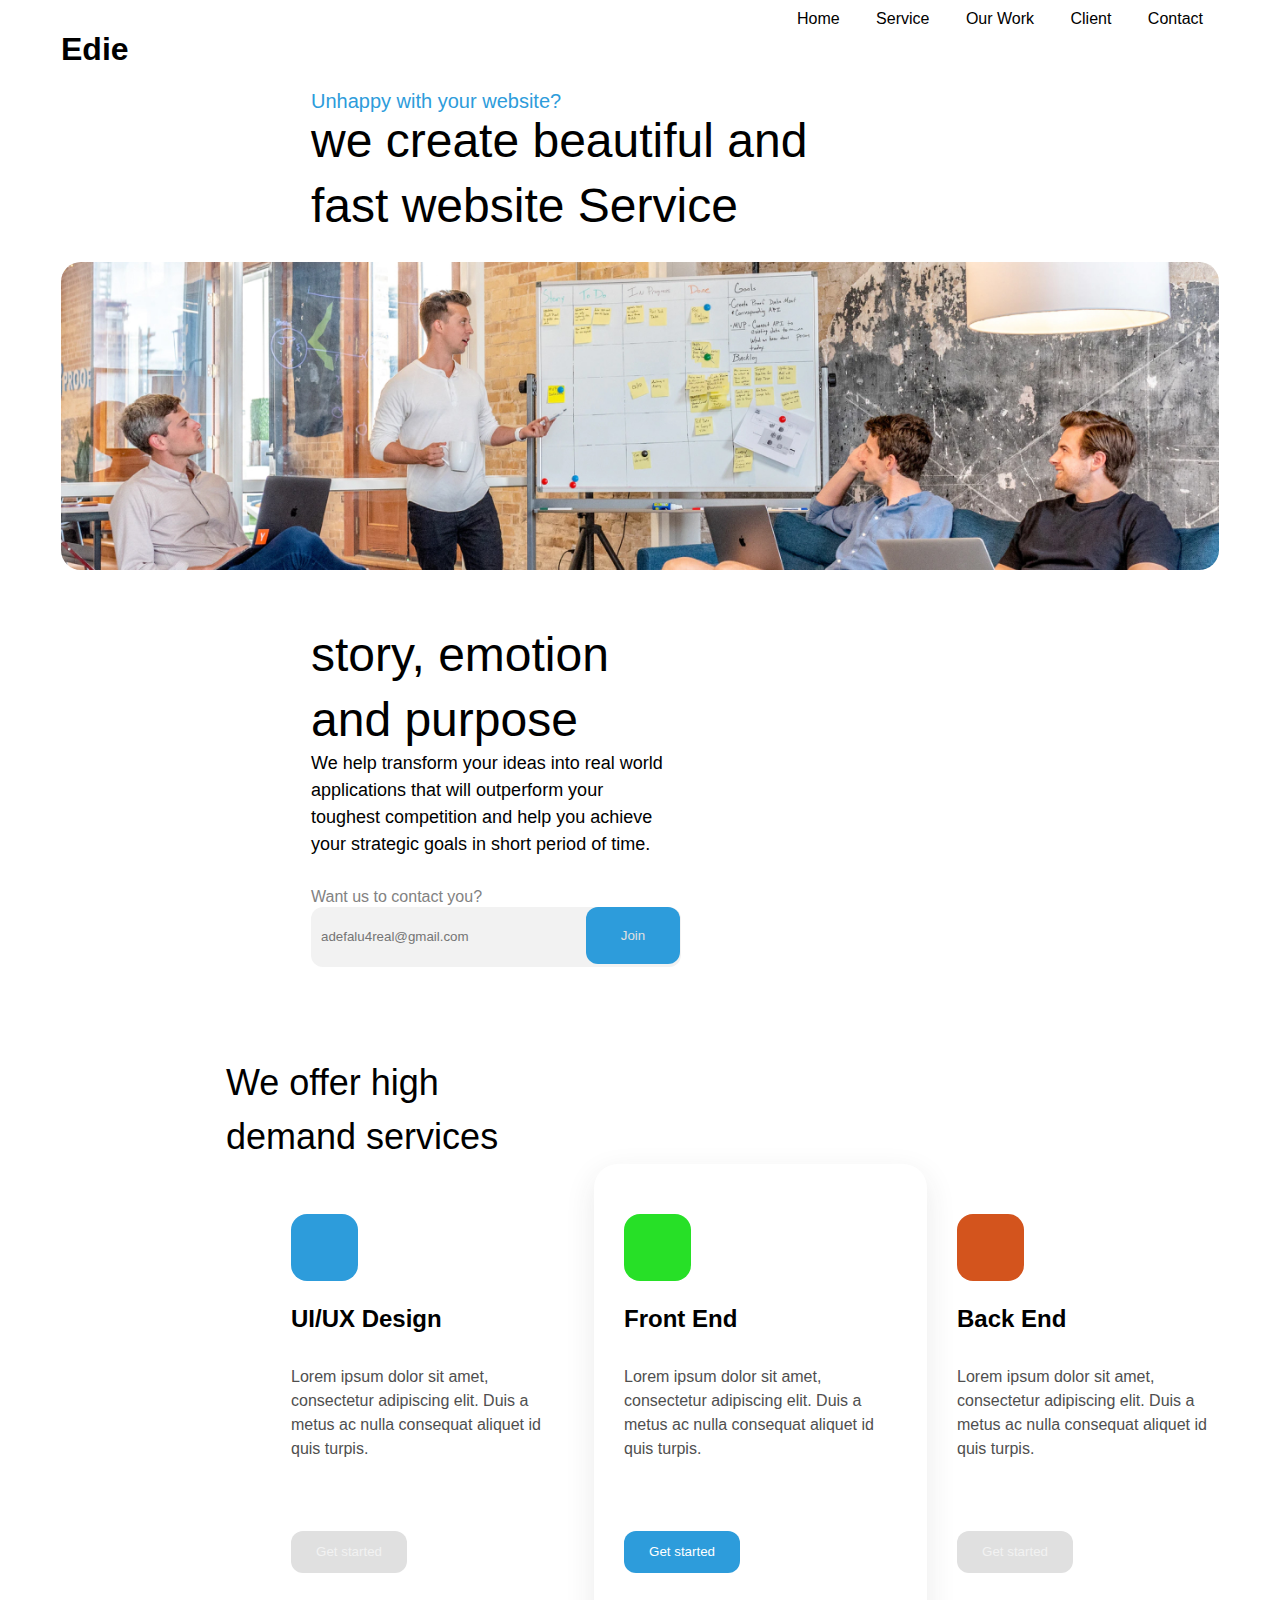
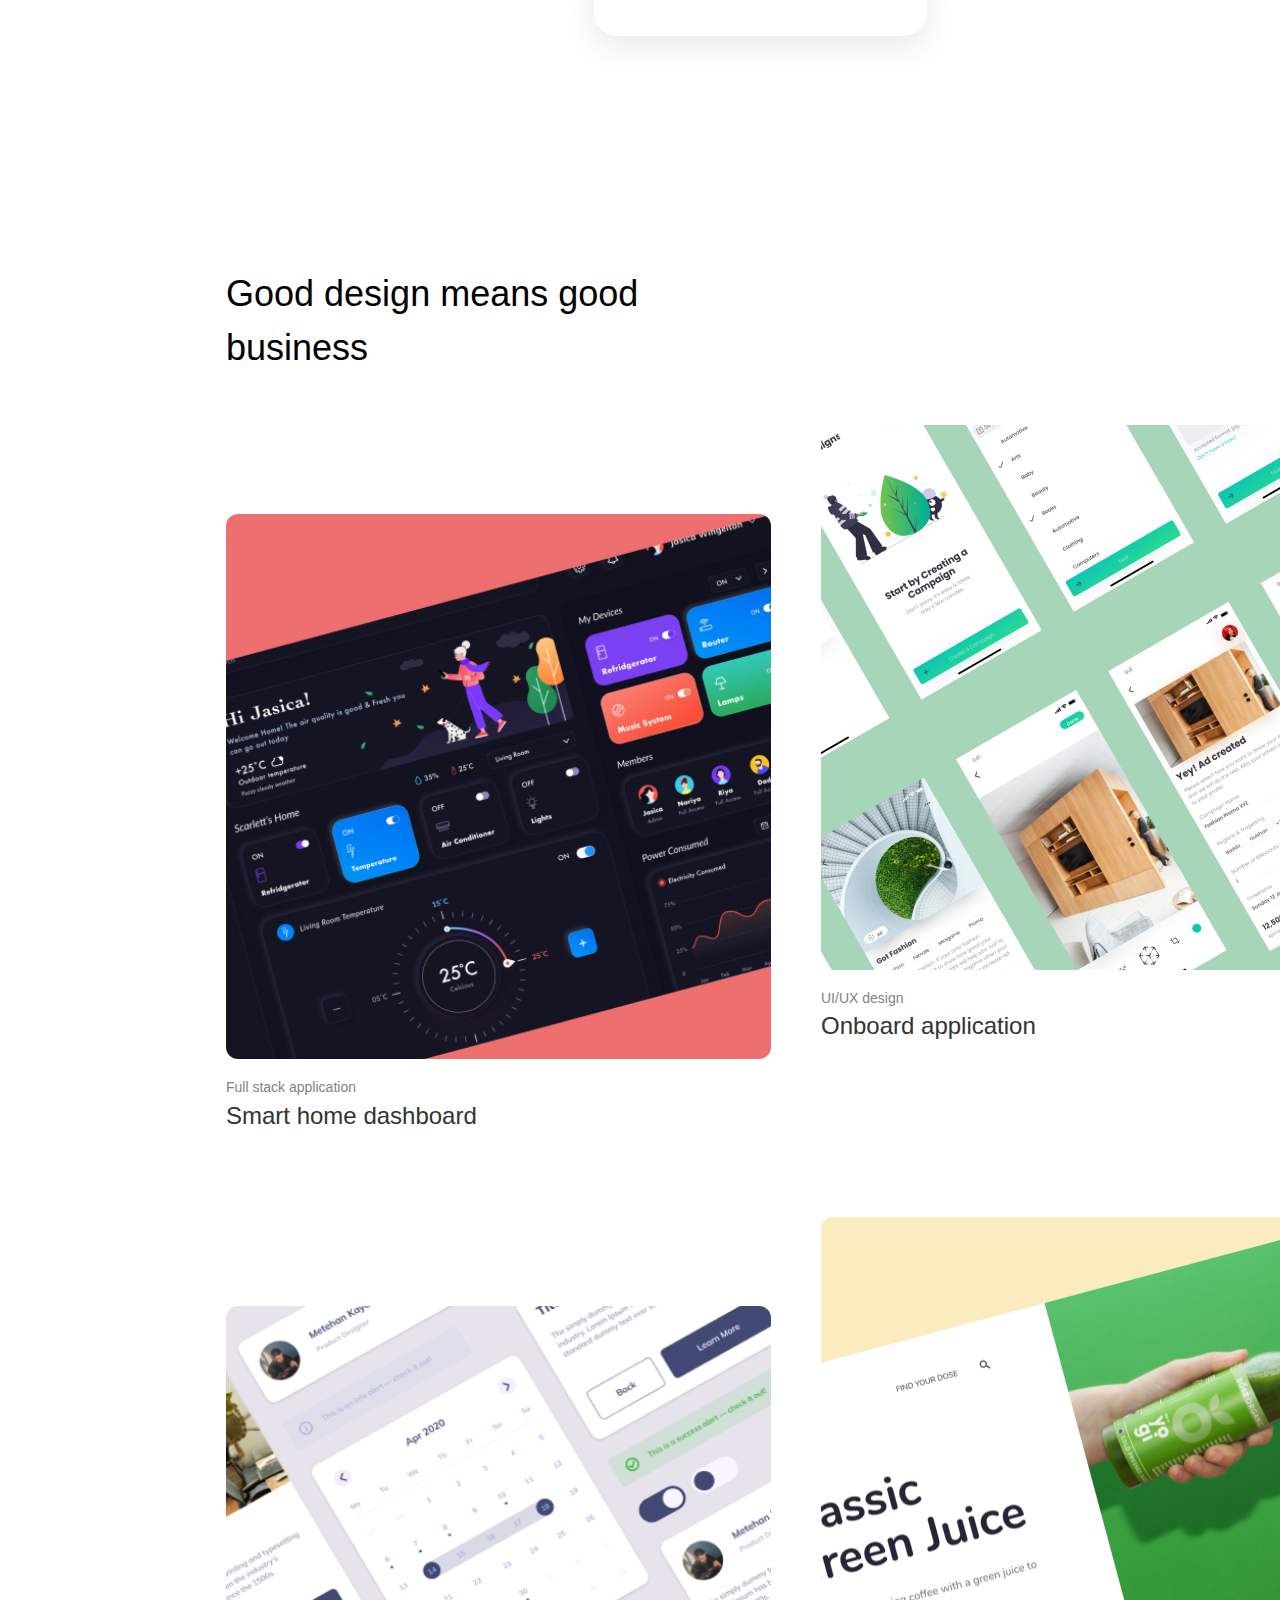
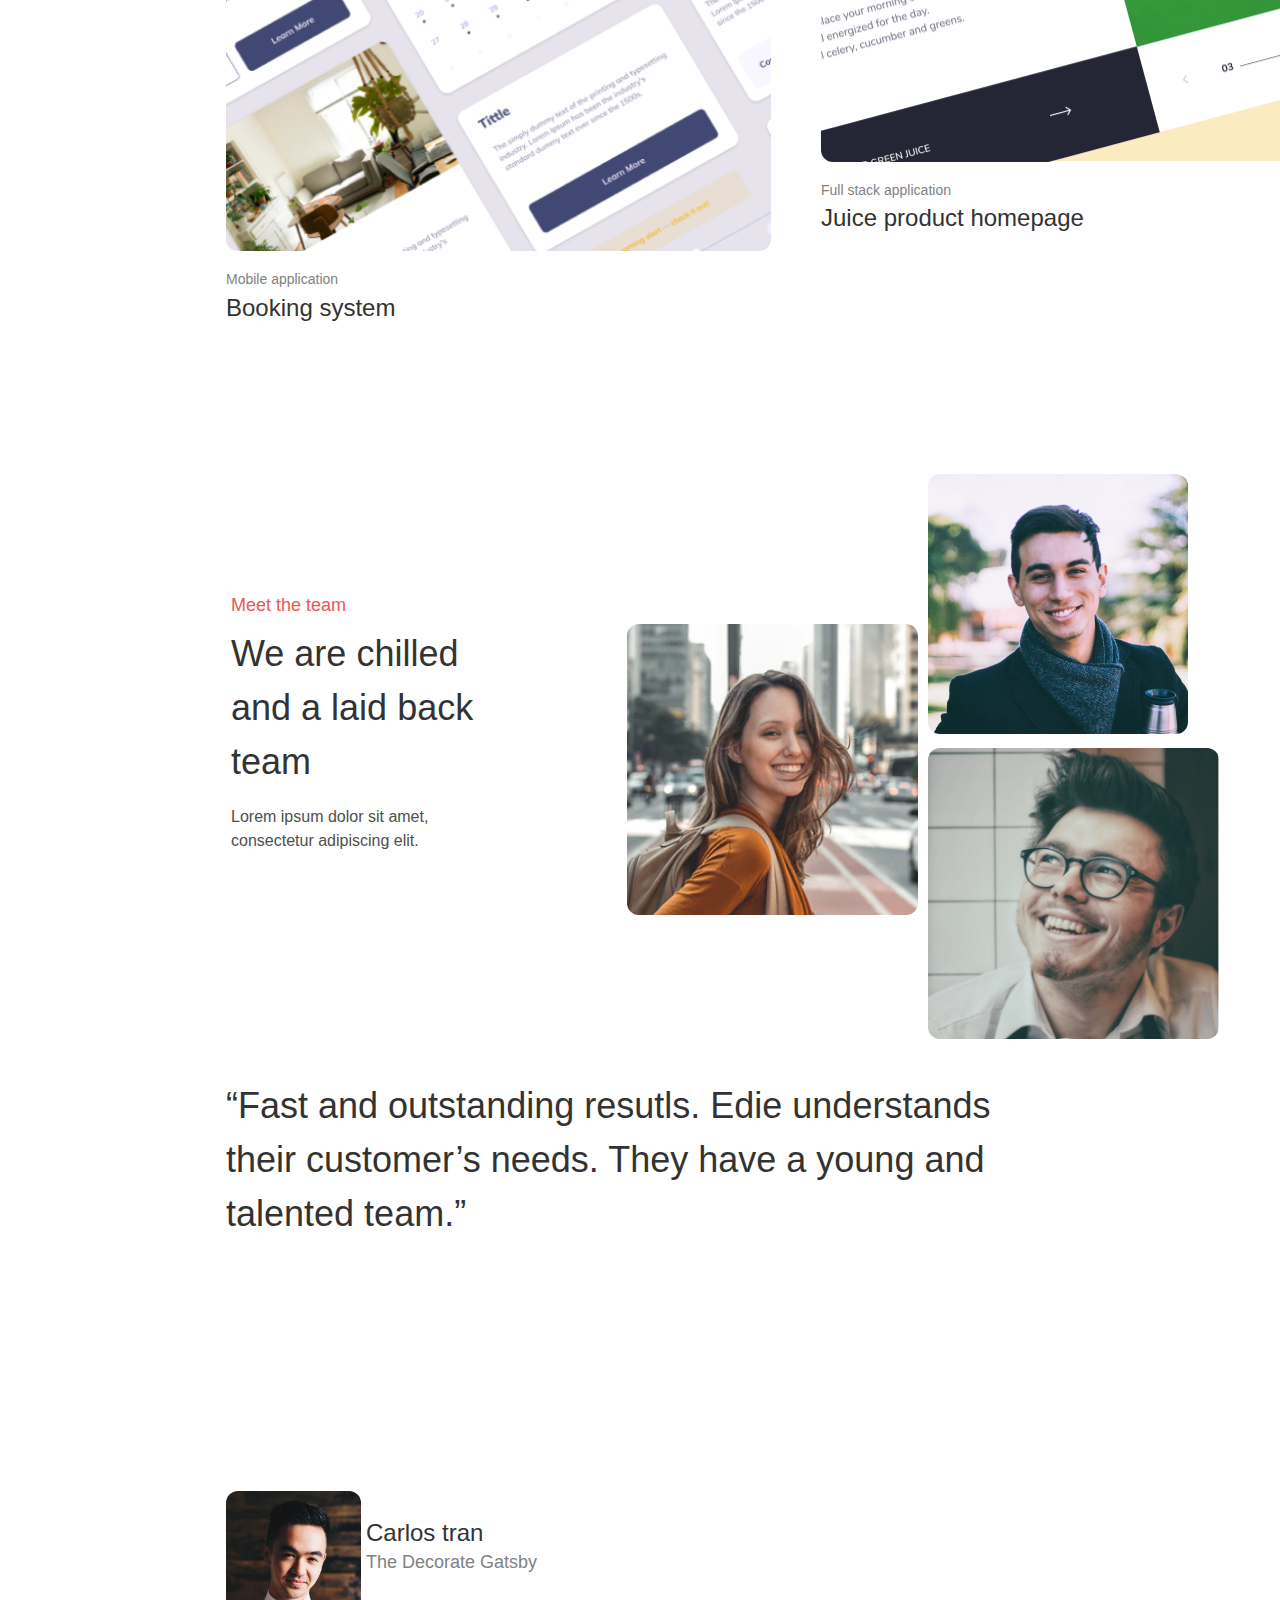
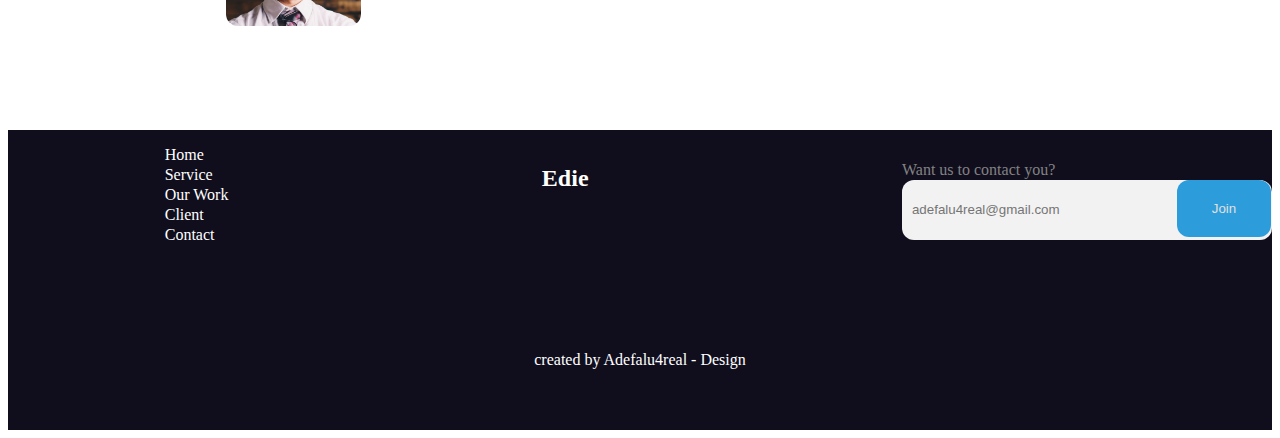
<file: index.html>
<!DOCTYPE html>
<html lang="en">
  <head>
    <meta charset="UTF-8" />
    <meta http-equiv="X-UA-Compatible" content="IE=edge" />
    <meta name="viewport" content="width=device-width, initial-scale=1.0" />
    <title>Edie figma</title>
    <link rel="stylesheet" href="edie.css" />
    <link
      rel="stylesheet"
      href="https://cdnjs.cloudflare.com/ajax/libs/font-awesome/6.4.0/css/all.min.css"
      integrity="sha512-iecdLmaskl7CVkqkXNQ/ZH/XLlvWZOJyj7Yy7tcenmpD1ypASozpmT/E0iPtmFIB46ZmdtAc9eNBvH0H/ZpiBw=="
      crossorigin="anonymous"
      referrerpolicy="no-referrer"
    />
  </head>
  <body>
    <div class="container">
      <div class="main">
        <div class="top">
          <div class="logo"><h1>Edie</h1></div>
          <div class="topNav" id="myTopNav">
            <a href=""></a>
            <a href="#home">Home</a>
            <a href="#news">Service</a>
            <a href="#news">Our Work</a>
            <a href="#contact">Client</a>
            <a href="#about">Contact</a>
            <a href="javascript:void(0);" class="icon" onclick="myFunction()">
              <i class="fa fa-bars"></i>
            </a>
          </div>
        </div>
      </div>
      <div class="ourWork">
        <a href="#">Unhappy with your website?</a>
        <div>
          <p class="textOurWork1">
            we create beautiful and fast website Service
          </p>
        </div>
      </div>
      <div class="firstImg">
        <img src="heroImage.jpg" alt="" />
      </div>
      <div class="ourWork">
        <div>
          <p class="textOurWork2">story, emotion and purpose</p>
        </div>
      </div>
      <div class="ourWork">
        <div class="textOurWork3">
          <p>
            We help transform your ideas into real world applications that will
            outperform your toughest competition and help you achieve your
            strategic goals in short period of time.
          </p>
        </div>
      </div>
      <div class="ourWork">
        <p style="margin-top: 50px; color: #828282; margin-bottom: 1px">
          Want us to contact you?
        </p>
        <input
          type="email"
          class="email"
          placeholder="adefalu4real@gmail.com"
          value=""
          name="email"
          minlength="20"
          maxlength="50"
        />
        <button type="submit" class="buttonWork">Join</button>
      </div>
      <div class="weOffer"><p>We offer high demand services</p></div>
      <div class="card">
        <div class="card_1">
          <div class="smallBox_1"><i class="fa-solid fa-pen"></i></div>
          <p class="ui">UI/UX Design</p>
          <p id="paragraph1">
            Lorem ipsum dolor sit amet, consectetur adipiscing elit. Duis a
            metus ac nulla consequat aliquet id quis turpis.
          </p>
          <button type="submit" class="getStarted">Get started</button>
        </div>
        <div class="card_2">
          <div class="smallBox2"><i class="fa-solid fa-code"></i></div>
          <p class="ui">Front End</p>
          <p id="paragraph1">
            Lorem ipsum dolor sit amet, consectetur adipiscing elit. Duis a
            metus ac nulla consequat aliquet id quis turpis.
          </p>
          <button type="submit" class="getStarted2">Get started</button>
        </div>
        <div class="card_1">
          <div class="smallBox_3">
            <i class="fa-sharp fa-solid fa-bars"></i>
          </div>
          <p class="ui">Back End</p>
          <p id="paragraph1">
            Lorem ipsum dolor sit amet, consectetur adipiscing elit. Duis a
            metus ac nulla consequat aliquet id quis turpis.
          </p>
          <button type="submit" class="getStarted" id="getStarted3">
            Get started
          </button>
        </div>
      </div>
      <div class="goodDesign">
        <p>Good design means good business</p>
      </div>
      <div class="imgPart1">
        <div class="imgPart1_a">
          <img src="smarthome.jpg" alt="" />
          <p id="fullStack">Full stack application</p>
          <p class="smartHome">Smart home dashboard</p>
        </div>
        <div class="imgPart1_b">
          <img src="onboard.png" alt="" />
          <p id="fullStack2">UI/UX design</p>
          <p class="smartHome2">Onboard application</p>
        </div>
      </div>
      <div class="imgPart1">
        <div class="imgPart1_a">
          <img src="booking.png" alt="" />
          <p id="fullStack">Mobile application</p>
          <p class="smartHome">Booking system</p>
        </div>
        <div class="imgPart1_b">
          <img src="juice-product.png" alt="" />
          <p id="fullStack2">Full stack application</p>
          <p class="smartHome2">Juice product homepage</p>
          <div id="more">
            <a href="#"
              >see more <i class="fa-solid fa-arrow-right-long"></i
            ></a>
          </div>
        </div>
      </div>
      <div class="theTeam">
        <div class="theTeam_a">
          <p id="theTeam_a1">Meet the team</p>
          <p id="theTeam_a2">We are chilled and a laid back team</p>
          <p id="contentA1">
            Lorem ipsum dolor sit amet, consectetur adipiscing elit.
          </p>
        </div>
        <div class="theTeam_b">
          <div class="theTeam_b1"><img src="person3.png" alt="" /></div>

          <div class="theTeam_b2">
            <div class="img2">
              <img src="person1.png" alt="" />
            </div>
            <div class="img3"><img src="person2.png" alt="" /></div>
          </div>
        </div>
      </div>
      <div class="fast">
        <p>
          “Fast and outstanding resutls. Edie understands their customer’s
          needs. They have a young and talented team.”
        </p>
      </div>
      <div class="owner">
        <div class="carlos"><img src="person4.png" alt="" /></div>
        <div>
          <p id="carlos1">Carlos tran</p>
          <p id="carlos2">The Decorate Gatsby</p>
        </div>
      </div>
    </div>
    <div class="footer">
      <div class="lastPage">
        <div class="lastPage_1">
          <a href="#home">Home</a>
          <a href="#news">Service</a>
          <a href="#news">Our Work</a>
          <a href="#contact">Client</a>
          <a href="#about">Contact</a>
        </div>
        <div class="lastPage_2">
          <h2>Edie</h2>
          <div class="iconsHandle">
            <p id="iconsHandle1">
              <i class="fa-brands fa-square-instagram"></i>
            </p>
            <p id="iconsHandle1"><i class="fa-brands fa-linkedin"></i></p>
            <p id="iconsHandle1"><i class="fa-brands fa-twitter"></i></p>
          </div>
        </div>
        <div class="lastPage_3">
          <p style="margin-bottom: 1px">Want us to contact you?</p>
          <input
            type="email"
            id="email"
            placeholder="adefalu4real@gmail.com"
            value=""
            name="email"
            minlength="20"
            maxlength="50"
          />
          <button type="submit" class="buttonWork" id="buttonWork">Join</button>
        </div>
      </div>

      <p class="lastParagraph">created by Adefalu4real - Design</p>
    </div>
    <script src="edie.js"></script>
  </body>
</html>
</file>
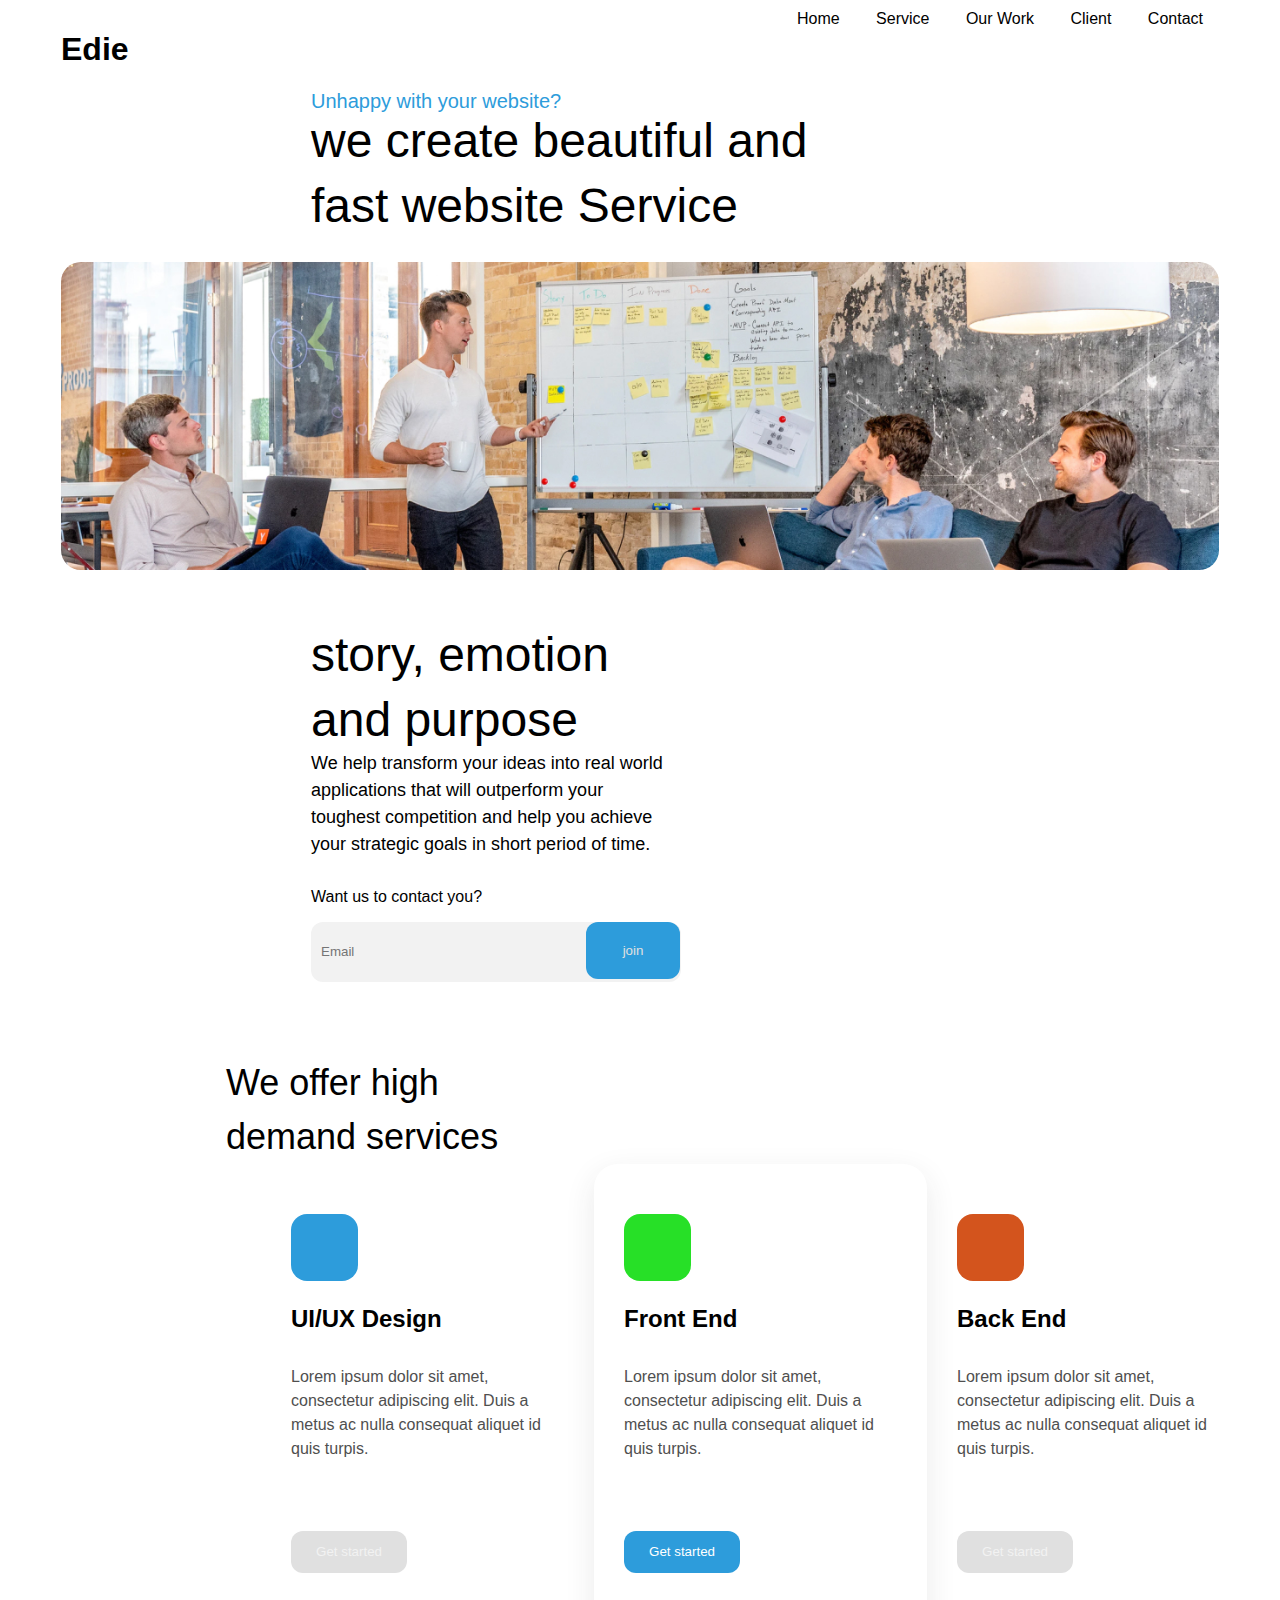
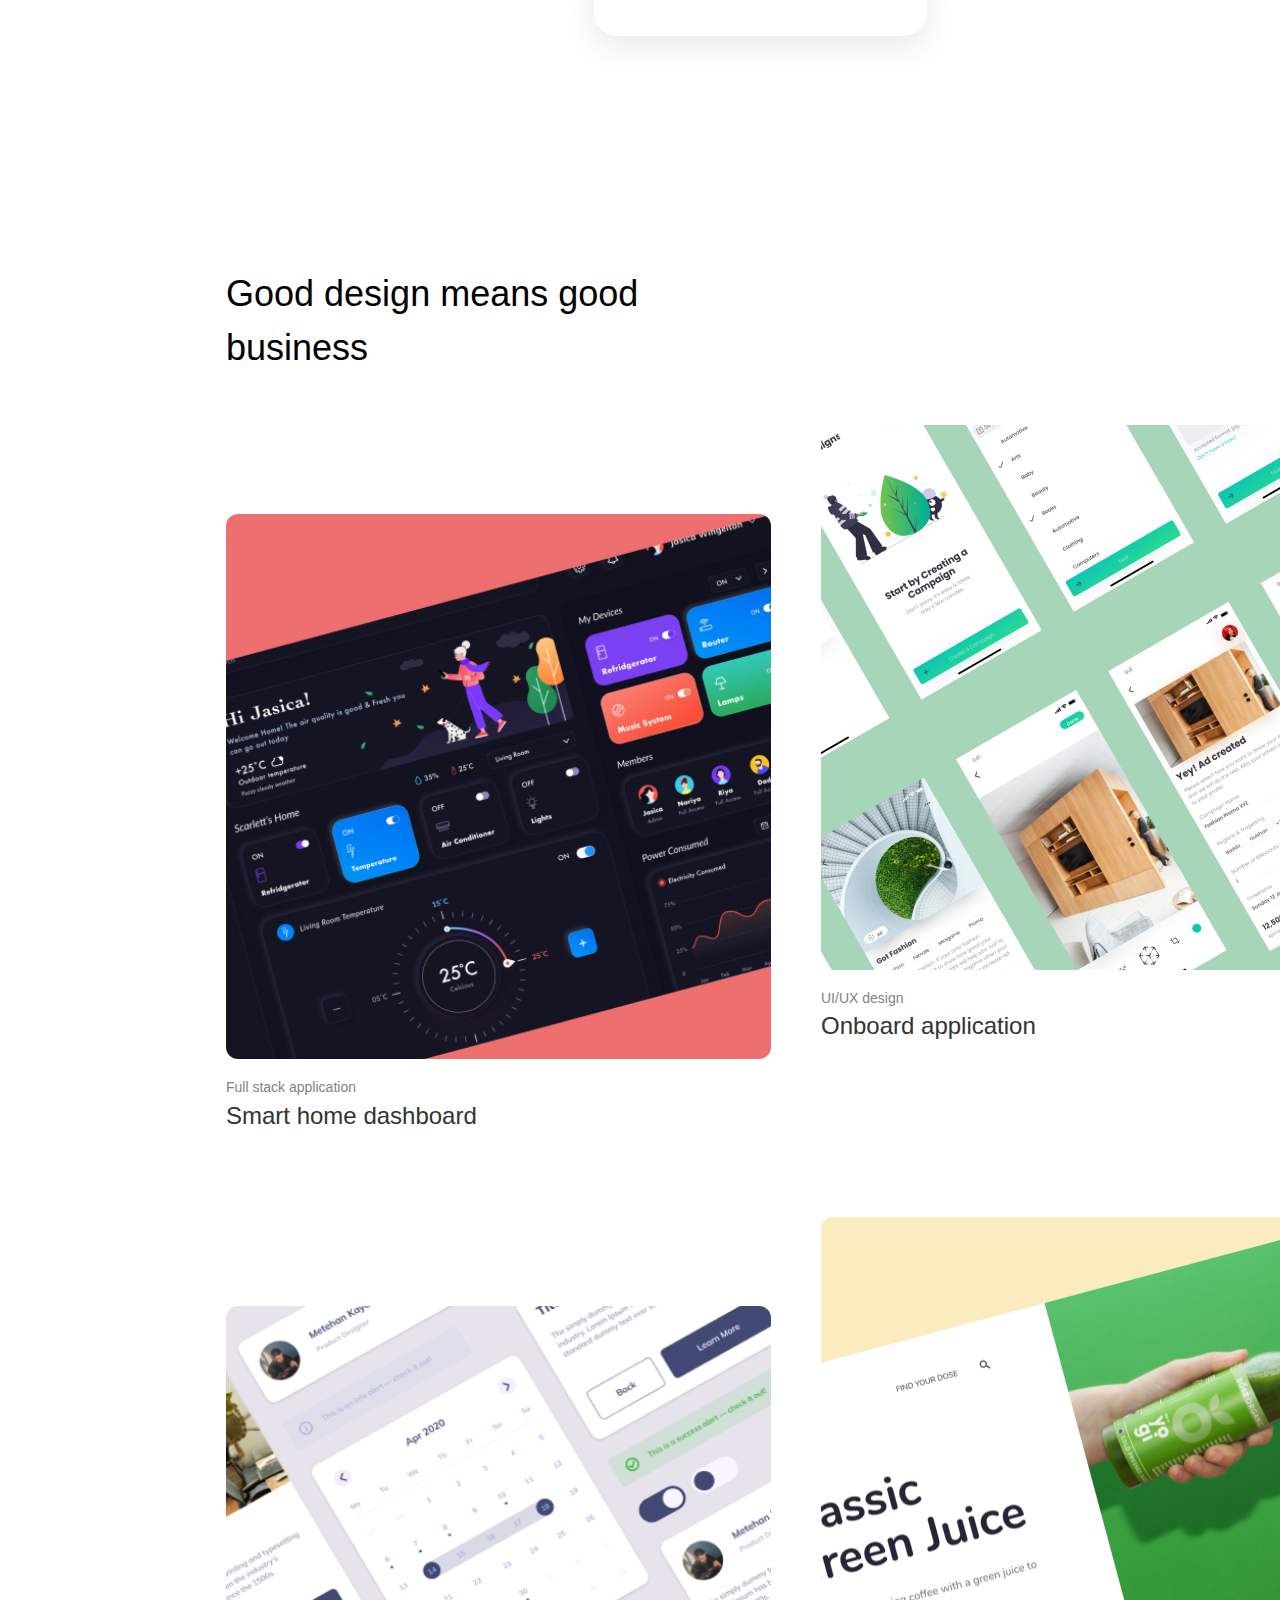
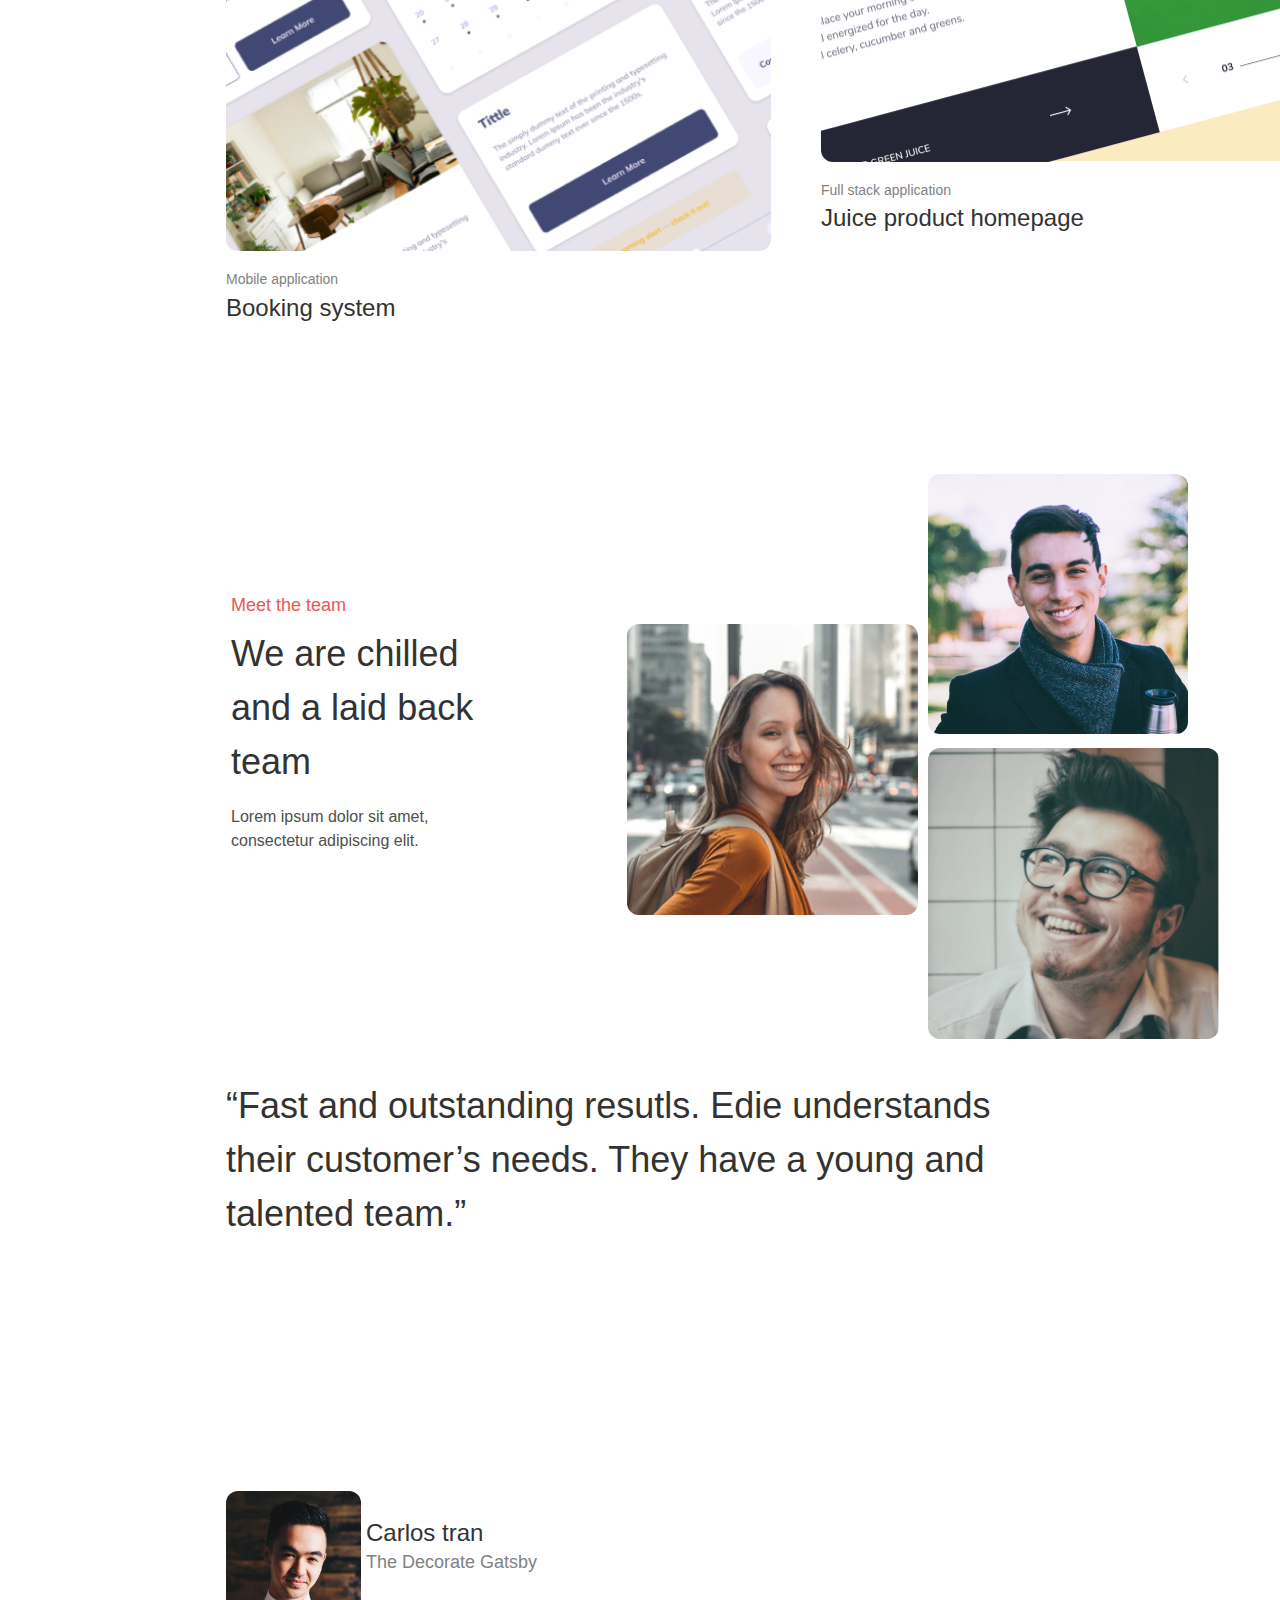
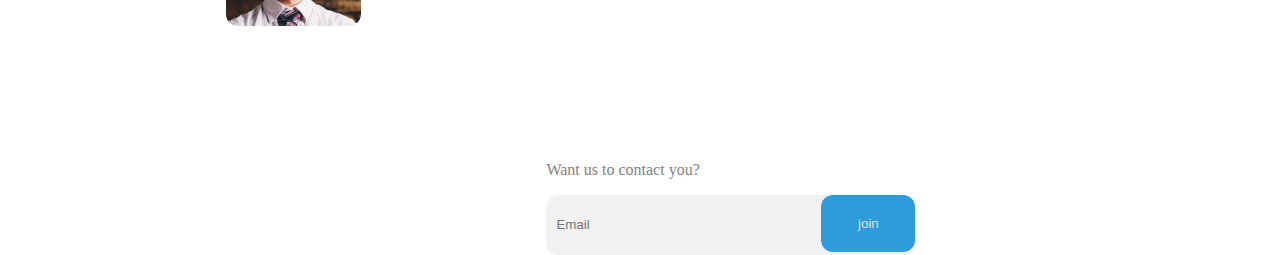
<file: indext.html>
<!DOCTYPE html>
<html lang="en">
  <head>
    <meta charset="UTF-8" />
    <meta http-equiv="X-UA-Compatible" content="IE=edge" />
    <meta name="viewport" content="width=device-width, initial-scale=1.0" />
    <title>Edie figma</title>
    <link rel="stylesheet" href="edie.css" />
    <link
      rel="stylesheet"
      href="https://cdnjs.cloudflare.com/ajax/libs/font-awesome/6.4.0/css/all.min.css"
      integrity="sha512-iecdLmaskl7CVkqkXNQ/ZH/XLlvWZOJyj7Yy7tcenmpD1ypASozpmT/E0iPtmFIB46ZmdtAc9eNBvH0H/ZpiBw=="
      crossorigin="anonymous"
      referrerpolicy="no-referrer"
    />
  </head>
  <body>
    <div class="container">
      <div class="main">
        <div class="top">
          <div class="logo"><h1>Edie</h1></div>
          <div class="topNav" id="myTopNav">
            <a class="active" href="#home">Home</a>
            <a href="#news">Service</a>
            <a href="#news">Our Work</a>
            <a href="#contact">Client</a>
            <a href="#about">Contact</a>
            <a href="javascript:void(0);" class="icon" onclick="myFunction()">
              <i class="fa fa-bars"></i>
            </a>
          </div>
        </div>
      </div>
      <div class="ourWork">
        <a href="#">Unhappy with your website?</a>
        <div>
          <p class="textOurWork1">
            we create beautiful and fast website Service
          </p>
        </div>
      </div>
      <div class="firstImg">
        <img src="heroImage.jpg" alt="" />
      </div>
      <div class="ourWork">
        <div>
          <p class="textOurWork2">story, emotion and purpose</p>
        </div>
      </div>
      <div class="ourWork">
        <div class="textOurWork3">
          <p>
            We help transform your ideas into real world applications that will
            outperform your toughest competition and help you achieve your
            strategic goals in short period of time.
          </p>
        </div>
      </div>
      <div class="ourWork">
        <p style="margin-top: 50px">Want us to contact you?</p>
        <input type="email" placeholder="Email" />
        <button type="submit" class="buttonWork">join</button>
      </div>
      <div class="weOffer"><p>We offer high demand services</p></div>
      <div class="card">
        <div class="card_1">
          <div class="smallBox_1"><i class="fa-solid fa-pen"></i></div>
          <p class="ui">UI/UX Design</p>
          <p id="paragraph1">
            Lorem ipsum dolor sit amet, consectetur adipiscing elit. Duis a
            metus ac nulla consequat aliquet id quis turpis.
          </p>
          <button type="submit" class="getStarted">Get started</button>
        </div>
        <div class="card_2">
          <div class="smallBox2"><i class="fa-solid fa-code"></i></div>
          <p class="ui">Front End</p>
          <p id="paragraph1">
            Lorem ipsum dolor sit amet, consectetur adipiscing elit. Duis a
            metus ac nulla consequat aliquet id quis turpis.
          </p>
          <button type="submit" class="getStarted2">Get started</button>
        </div>
        <div class="card_1">
          <div class="smallBox_3">
            <i class="fa-sharp fa-solid fa-bars"></i>
          </div>
          <p class="ui">Back End</p>
          <p id="paragraph1">
            Lorem ipsum dolor sit amet, consectetur adipiscing elit. Duis a
            metus ac nulla consequat aliquet id quis turpis.
          </p>
          <button type="submit" class="getStarted">Get started</button>
        </div>
      </div>
      <div class="goodDesign">
        <p>Good design means good business</p>
      </div>
      <div class="imgPart1">
        <div class="imgPart1_a">
          <img src="smarthome.jpg" alt="" />
          <p id="fullStack">Full stack application</p>
          <p class="smartHome">Smart home dashboard</p>
        </div>
        <div class="imgPart1_b">
          <img src="onboard.png" alt="" />
          <p id="fullStack2">UI/UX design</p>
          <p class="smartHome2">Onboard application</p>
        </div>
      </div>
      <div class="imgPart1">
        <div class="imgPart1_a">
          <img src="booking.png" alt="" />
          <p id="fullStack">Mobile application</p>
          <p class="smartHome">Booking system</p>
        </div>
        <div class="imgPart1_b">
          <img src="juice-product.png" alt="" />
          <p id="fullStack2">Full stack application</p>
          <p class="smartHome2">Juice product homepage</p>
          <div id="more">
            <a href="#"
              >see more <i class="fa-solid fa-arrow-right-long"></i
            ></a>
          </div>
        </div>
      </div>
      <div class="theTeam">
        <div class="theTeam_a">
          <p id="theTeam_a1">Meet the team</p>
          <p id="theTeam_a2">We are chilled and a laid back team</p>
          <p id="contentA1">
            Lorem ipsum dolor sit amet, consectetur adipiscing elit.
          </p>
        </div>
        <div class="theTeam_b">
          <div class="theTeam_b1"><img src="person3.png" alt="" /></div>

          <div class="theTeam_b2">
            <div class="img2">
              <img src="person1.png" alt="" />
            </div>
            <div class="img3"><img src="person2.png" alt="" /></div>
          </div>
        </div>
      </div>
      <div class="fast">
        <p>
          “Fast and outstanding resutls. Edie understands their customer’s
          needs. They have a young and talented team.”
        </p>
      </div>
      <div class="owner">
        <div class="carlos"><img src="person4.png" alt="" /></div>
        <div>
          <p id="carlos1">Carlos tran</p>
          <p id="carlos2">The Decorate Gatsby</p>
        </div>
      </div>
    </div>
    <div class="lastPage">
      <div class="lastPage_1">
        <a href="#home">Home</a>
        <a href="#news">Service</a>
        <a href="#news">Our Work</a>
        <a href="#contact">Client</a>
        <a href="#about">Contact</a>
      </div>
      <div class="lastPage_2">
        <h2>Edie</h2>
        <div class="iconsHandle">
          <p id="iconsHandle1"><i class="fa-brands fa-square-instagram"></i></p>
          <p id="iconsHandle1"><i class="fa-brands fa-linkedin"></i></p>
          <p id="iconsHandle1"><i class="fa-brands fa-twitter"></i></p>
        </div>
      </div>
      <div class="lastPage_3">
        <p>Want us to contact you?</p>
        <input type="email" placeholder="Email" />
        <button type="submit" class="buttonWork">join</button>
      </div>
      <p id="lastParagraph">created by username - devChallenges.io</p>
    </div>
    <script src="edie.js"></script>
  </body>
</html>
</file>
<file: edie.css>
.container {
  margin-top: 10px;
  margin-left: 53px;
  margin-right: 53px;
  font-family: "Franklin Gothic Medium", "Arial Narrow", Arial, sans-serif;
}
*:focus {
  outline: none;
}

.top {
  display: flex;
  flex-direction: row;
  justify-content: space-between;
}
.logo {
  font-weight: bold;
}

.topNav a {
  list-style-type: none;
  margin: 0;
  padding: 0;
  overflow: hidden;
  color: black;
}

/* .topNav li {
  float: left;
} */

.topNav a {
  display: inline;
  color: rgb(0, 0, 0);
  text-align: center;
  padding: 14px 16px;
  text-decoration: none;
}

.topNav .icon {
  display: none;
}
.ourWork {
  margin-left: 250px;
}
.textOurWork1 {
  /* position: absolute; */
  width: 543px;
  height: 144px;
  font-size: 48px;
  margin-bottom: 10px;
  margin-top: -5px;
  font: poppins;
  font-weight: 500;
  line-height: 65px;
  margin-bottom: 10px;
}
.textOurWork2 {
  width: 366px;
  font-size: 48px;
  margin-bottom: -20px;
  /* margin-top: -10px; */
  font: poppins;
  font-weight: 500;
  line-height: 65px;
}
.textOurWork3 {
  width: 366px;
  font-size: 18px;
  margin-bottom: -20px;
  margin-top: -10px;
  font: poppins;
  font-weight: 400;
  line-height: 27px;
}
.ourWork a {
  text-decoration: none;
  font-size: 20px;
  color: #2d9cdb;
}
.firstImg img {
  width: 100%;
  border-radius: 20px;
}
input {
  width: 350px;
  height: 50px;
  border-radius: 12px;
  position: absolute;
  background-color: #f2f2f2;
  padding: 5px 10px;
  font-weight: 200;
  border: none;
}
input:hover {
  border: #2d9cdb;
}
.buttonWork {
  position: absolute;
  background-color: #2d9cdb;
  width: 94px;
  height: 57px;
  padding: 5px 10px;
  border-radius: 12px;
  margin-left: 275px;
  border: none;
  color: #e0e0e0;
}
.weOffer {
  width: 346px;
  height: 108px;
  line-height: 54px;
  margin-left: 165px;
  font-size: 36px;
  font-weight: 500;
  margin-top: 150px;
}
.card {
  display: flex;
  flex-direction: row;
  margin-left: 200px;
}
.card_1 {
  width: 341px;
  height: 422px;
  padding-top: 50px;
  padding-left: 30px;
  padding-right: 30px;
}
.smallBox_1 {
  display: flex;
  flex-direction: column;
  justify-content: center;
  align-items: center;
  height: 67px;
  width: 67px;
  background-color: #2d9cdb;
  color: white;
  border-radius: 16px;
}
.smallBox2 {
  display: flex;
  flex-direction: column;
  justify-content: center;
  align-items: center;
  height: 67px;
  width: 67px;
  background-color: #27e027;
  color: white;
  border-radius: 16px;
}
.smallBox_3 {
  display: flex;
  flex-direction: column;
  justify-content: center;
  align-items: center;
  height: 67px;
  width: 67px;
  background-color: #d3541d;
  color: white;
  border-radius: 16px;
}
.ui {
  width: 160px;
  height: 36px;
  font-weight: 700;
  font-size: 24px;
}
#paragraph1 {
  width: 273px;
  height: 96px;
  font-size: 16px;
  font-weight: 400;
  line-height: 24px;
  color: #4f4f4f;
  margin: 20px 0;
}
.getStarted {
  width: 116px;
  height: 42px;
  position: absolute;
  background-color: #e0e0e0;
  border-radius: 12px;
  margin-top: 50px;
  color: #f2f2f2;
  border: none;
}
.card_2 {
  width: 341px;
  height: 422px;
  background-color: #ffffff;
  box-shadow: 0px 10px 30px rgba(51, 51, 51, 0.1);
  padding-top: 50px;
  padding-left: 30px;
  padding-right: 30px;
  border-radius: 24px;
  /* position: absolute; */
}
.card_2:hover {
  border: 3px solid #2d9cdb;
}
.getStarted2 {
  width: 116px;
  height: 42px;
  position: absolute;
  background-color: #2d9cdb;
  border-radius: 12px;
  color: #ffffff;
  margin-top: 50px;
  border: none;
}
.goodDesign p {
  margin-left: 165px;
  width: 445px;
  height: 108px;
  font-size: 36px;
  line-height: 54px;
  font-weight: 500;
  margin-top: 231px;
}
.imgPart1 {
  display: flex;
  flex-direction: row;
  margin-left: 165px;
  margin-top: 50px;
}
.imgPart1_a img {
  /* position: absolute; */
  width: 545px;
  height: 545px;
  margin-left: 0px;
  margin-top: 89.56px;
  border-radius: 12px;
}
.imgPart1_b img {
  /* position: absolute; */
  width: 545px;
  height: 545px;
  margin-left: 50px;
  border-radius: 12px;
}
#fullStack {
  /* position: absolute; */
  width: 183.88px;
  height: 26.45px;
  /* left: 165px; */
  /* font-family: "Poppins"; */
  font-style: normal;
  font-weight: 300;
  font-size: 14px;
  line-height: 21px;
  color: #828282;
}
.smartHome {
  /* position: absolute; */
  width: 367.77px;
  height: 45.34px;
  margin-top: -20px;
  font-style: normal;
  font-weight: 500;
  font-size: 24px;
  line-height: 36px;
  color: #333333;
}
#fullStack2 {
  width: 183.88px;
  height: 26.45px;
  font-style: normal;
  font-weight: 300;
  font-size: 14px;
  line-height: 21px;
  color: #828282;
  margin-left: 50px;
}
.smartHome2 {
  margin-top: -20px;
  width: 367.77px;
  height: 45.34px;
  font-style: normal;
  font-weight: 500;
  font-size: 24px;
  line-height: 36px;
  color: #333333;
  margin-left: 50px;
}
#more a {
  color: #2d9cdb;
  font-weight: normal;
  display: flex;
  margin-top: 110px;
  justify-content: end;
  text-decoration: none;
}
.theTeam {
  display: flex;
  flex-direction: row;
  margin-top: 100px;
  justify-content: space-between;
}
.theTeam_b {
  display: flex;
  flex-direction: row;
}
.img3 img {
  width: 291px;
  height: 291px;
  border-radius: 12px;
  margin-top: 10px;
}
.theTeam_b1 img {
  width: 291px;
  height: 291px;
  border-radius: 12px;
  margin-top: 150px;
  margin-right: 10px;
}
#contentA1 {
  position: absolute;
  width: 273px;
  height: 48px;
  font-style: normal;
  font-weight: 400;
  font-size: 16px;
  line-height: 24px;
  color: #4f4f4f;
  margin-top: -20px;
}
.theTeam_a {
  width: 280px;
  height: 162px;
  margin-left: 170px;
  margin-top: 100px;
  /* top: 4347px; */
}
#theTeam_a2 {
  font-style: normal;
  font-weight: 500;
  font-size: 36px;
  line-height: 54px;
  color: #333333;
  margin-top: -10px;
}
#theTeam_a1 {
  font-style: normal;
  font-weight: 500;
  font-size: 18px;
  line-height: 27px;
  color: #eb5757;
}
.img2 img {
  width: 260px;
  height: 260px;
  border-radius: 12px;
}
.fast {
  /* position: absolute; */
  width: 800px;
  height: 162px;
  margin-left: 165px;
  font-weight: 500;
  font-size: 36px;
  line-height: 54px;
  color: #333333;
}
.owner {
  display: flex;
  flex-direction: row;
  margin-top: 250px;
}
.carlos img {
  /* position: absolute; */
  width: 135px;
  height: 135px;
  margin-left: 165px;
  /* background: url(image); */
  transform: matrix(-1, 0, 0, 1, 0, 0);
  border-radius: 12px;
}
#carlos1 {
  /* position: absolute; */
  width: 140px;
  height: 36px;
  margin-left: 5px;

  font-style: normal;
  font-weight: 500;
  font-size: 24px;
  line-height: 36px;
  color: #333333;
  margin-bottom: -20px;
}
#carlos2 {
  /* position: absolute; */
  width: 191px;
  height: 27px;
  margin-left: 5px;
  font-style: normal;
  font-weight: 500;
  font-size: 18px;
  line-height: 27px;

  color: #828282;
}
.footer {
  background-color: #100e1d;
  width: 100%;
  height: 300px;
  margin-bottom: 0px;
  /* text-align: center; */
}
.lastPage {
  display: flex;
  flex-direction: row;
  justify-content: space-around;
  color: white;
  margin-top: 100px;
  padding-top: 15px;
}
.lastPage_1 {
  display: flex;
  flex-direction: column;
  text-align: justify;
  color: #e0e0e0;
}
.lastPage_1 a {
  color: white;
  line-height: 20px;
  text-decoration: none;
  text-align: justify;
}

.lastPage_3 {
  margin-right: 10px;
  padding-right: 50px;
  color: #828282;
}
.iconsHandle {
  display: flex;
  flex-direction: row;
  font-size: 20px;
  margin-top: -20px;
}
#iconsHandle1 {
  margin-left: 5px;
}
.footer .lastParagraph {
  text-align: center;
  color: white;
  padding-bottom: 0px;
  padding-top: 90px;
}
/* .lastP {
  width: 287px;
  height: 17px;
  background-color: #100e1d;
  font-family: "Montserrat";
  font-style: normal;
  font-weight: 500;
  font-size: 14px;
  line-height: 17px;
  text-align: center;
  padding-top: 180px;
  color: #f2f2f2;
  margin-bottom: 0px;
} */

@media screen and (max-width: 768px) {
  .topNav a:not(:first-child) {
    display: none;
  }
  .container {
    margin: 2px;
  }
  .topNav a.icon {
    float: right;
    display: block;
    margin-top: 15px;
  }
  .topNav.responsive {
    position: relative;
  }
  .topNav.responsive a.icon {
    position: absolute;
    right: 0;
    top: 0;
  }
  .topNav.responsive a {
    float: none;
    display: block;
    text-align: left;
  }
  .top {
    flex-direction: row;
    /* margin: 5px; */
  }
  .ourWork {
    margin-left: 30px;
  }
  .ourWork a {
    width: 171px;
    height: 18px;
    font-style: normal;
    font-weight: 500;
    font-size: 12px;
    line-height: 18px;
    color: #2d9cdb;
  }
  .textOurWork1 {
    width: 271px;
    height: 72px;
    font-style: normal;
    font-weight: 500;
    font-size: 18px;
    line-height: 26px;
    color: #333333;
  }
  .textOurWork2 {
    width: 227px;
    height: 58px;
    font-style: normal;
    font-weight: 500;
    font-size: 24px;
    margin-bottom: 30px;
    line-height: 36px;
    color: #333333;
  }
  .textOurWork3 {
    /* position: absolute; */
    width: 275px;
    height: 74px;
    font-style: normal;
    font-weight: 400;
    font-size: 12px;
    line-height: 18px;
    color: #4f4f4f;
  }
  .weOffer {
    width: 259px;
    height: 72px;
    margin-left: 49px;
    font-style: normal;
    font-weight: 500;
    font-size: 24px;
    line-height: 36px;
  }
  .card {
    flex-direction: column;
    margin-left: 15px;
  }
  .card_1 {
    width: 250px;
    height: 422px;
  }
  .card_2 {
    width: 250px;
    height: 420px;

    background: #ffffff;
    box-shadow: 0px 10px 30px rgba(51, 51, 51, 0.1);
  }
  .goodDesign p {
    /* position: absolute; */
    width: 267px;
    height: 72px;
    margin-left: 45px;
    font-style: normal;
    font-weight: 500;
    font-size: 24px;
    line-height: 36px;
    color: #333333;
    margin-top: -20px;
  }
  .imgPart1 {
    flex-direction: column;
    margin-top: -20px;
    margin-bottom: 70px;
  }
  .imgPart1_a p {
    margin-left: -134px;
  }
  .imgPart1_b p {
    margin-left: -134px;
  }
  .imgPart1_a img {
    width: 320px;
    height: 320px;
    margin-left: -155px;
    /* top: 89.52px; */
    border-radius: 8px;
    margin-top: 5px;
  }
  .imgPart1_b img {
    width: 320px;
    height: 320px;
    margin-left: -155px;
    /* top: 89.52px; */
    border-radius: 8px;
    margin-top: 5px;
    /* margin-bottom: 20px; */
  }
  .smartHome {
    width: 341.17px;
    height: 30.22px;
    margin-left: 10px;
    font-style: normal;
    font-weight: 500;
    font-size: 18px;
    line-height: 27px;
    color: #333333;
    margin-top: -10px;
  }
  .smartHome2 {
    width: 341.17px;
    height: 30.22px;
    margin-left: 0px;
    font-style: normal;
    font-weight: 500;
    font-size: 18px;
    line-height: 27px;
    color: #333333;
    margin-top: -10px;
  }
  #fullStack {
    width: 293.41px;
    height: 17.55px;
    font-style: normal;
    font-weight: 300;
    font-size: 12px;
    line-height: 18px;
    color: #828282;
  }
  #fullStack2 {
    width: 293.41px;
    height: 17.55px;
    font-style: normal;
    font-weight: 300;
    font-size: 12px;
    line-height: 18px;
    color: #828282;
    margin-left: -134px;
  }
  #more a {
    justify-content: start;
    margin-top: -10px;
    margin-left: -140px;
  }
  input {
    position: absolute;
    width: 261px;
    height: 47px;

    background: #f2f2f2;
    border-radius: 12px;
  }
  .buttonWork {
    position: absolute;
    width: 71px;
    height: 58px;
    margin-left: 210px;
    /* top: 589px; */
    background: #2d9cdb;
    border-radius: 12px;
    color: white;
  }
  .theTeam {
    flex-direction: column;
    margin-top: -100px;
    margin-left: 10px;
  }
  .theTeam_a {
    margin-left: 10px;
  }
  .theTeam_a2 {
    position: absolute;
    width: 280px;
    height: 162px;
    margin-left: 10px;
    font-style: normal;
    font-weight: 500;
    font-size: 36px;
    line-height: 54px;
    color: #333333;
  }
  #contentA1 {
    position: absolute;
    width: 273px;
    height: 48px;
    margin-left: 10px;

    font-style: normal;
    font-weight: 400;
    font-size: 16px;
    line-height: 24px;
  }
  .theTeam_b {
    margin-top: 50px;
    margin-left: 5px;
    margin-bottom: 50px;
  }
  .theTeam_b1 img {
    /* position: absolute; */
    width: 162.25px;
    height: 167.03px;

    border-radius: 24px;
  }
  .img3 img {
    /* position: absolute; */
    width: 162.25px;
    height: 167.03px;
    border-radius: 24px;
    margin-top: 10px;
  }
  .img2 img {
    width: 144.76px;
    height: 144.76px;
    /* background: url(image.png); */
    border-radius: 24px;
    margin-top: 70px;
  }
  .fast {
    width: 351px;
    height: 180px;
    margin-left: 15px;
    font-style: normal;
    font-weight: 500;
    font-size: 24px;
    line-height: 36px;

    color: #333333;
  }
  .owner {
    margin-left: -155px;
    margin-top: 10px;
    margin-bottom: -10px;
  }
  #carlos2 {
    margin-top: 20px;
  }
  .lastPage {
    flex-direction: column;
    /* margin-left: 5px; */
    padding-left: 50px;
  }
  .footer {
    height: 400px;
  }
  .footer .lastParagraph {
    text-align: center;
    color: white;
    padding-bottom: 0px;
    padding-top: 85px;
  }
}
</file>
